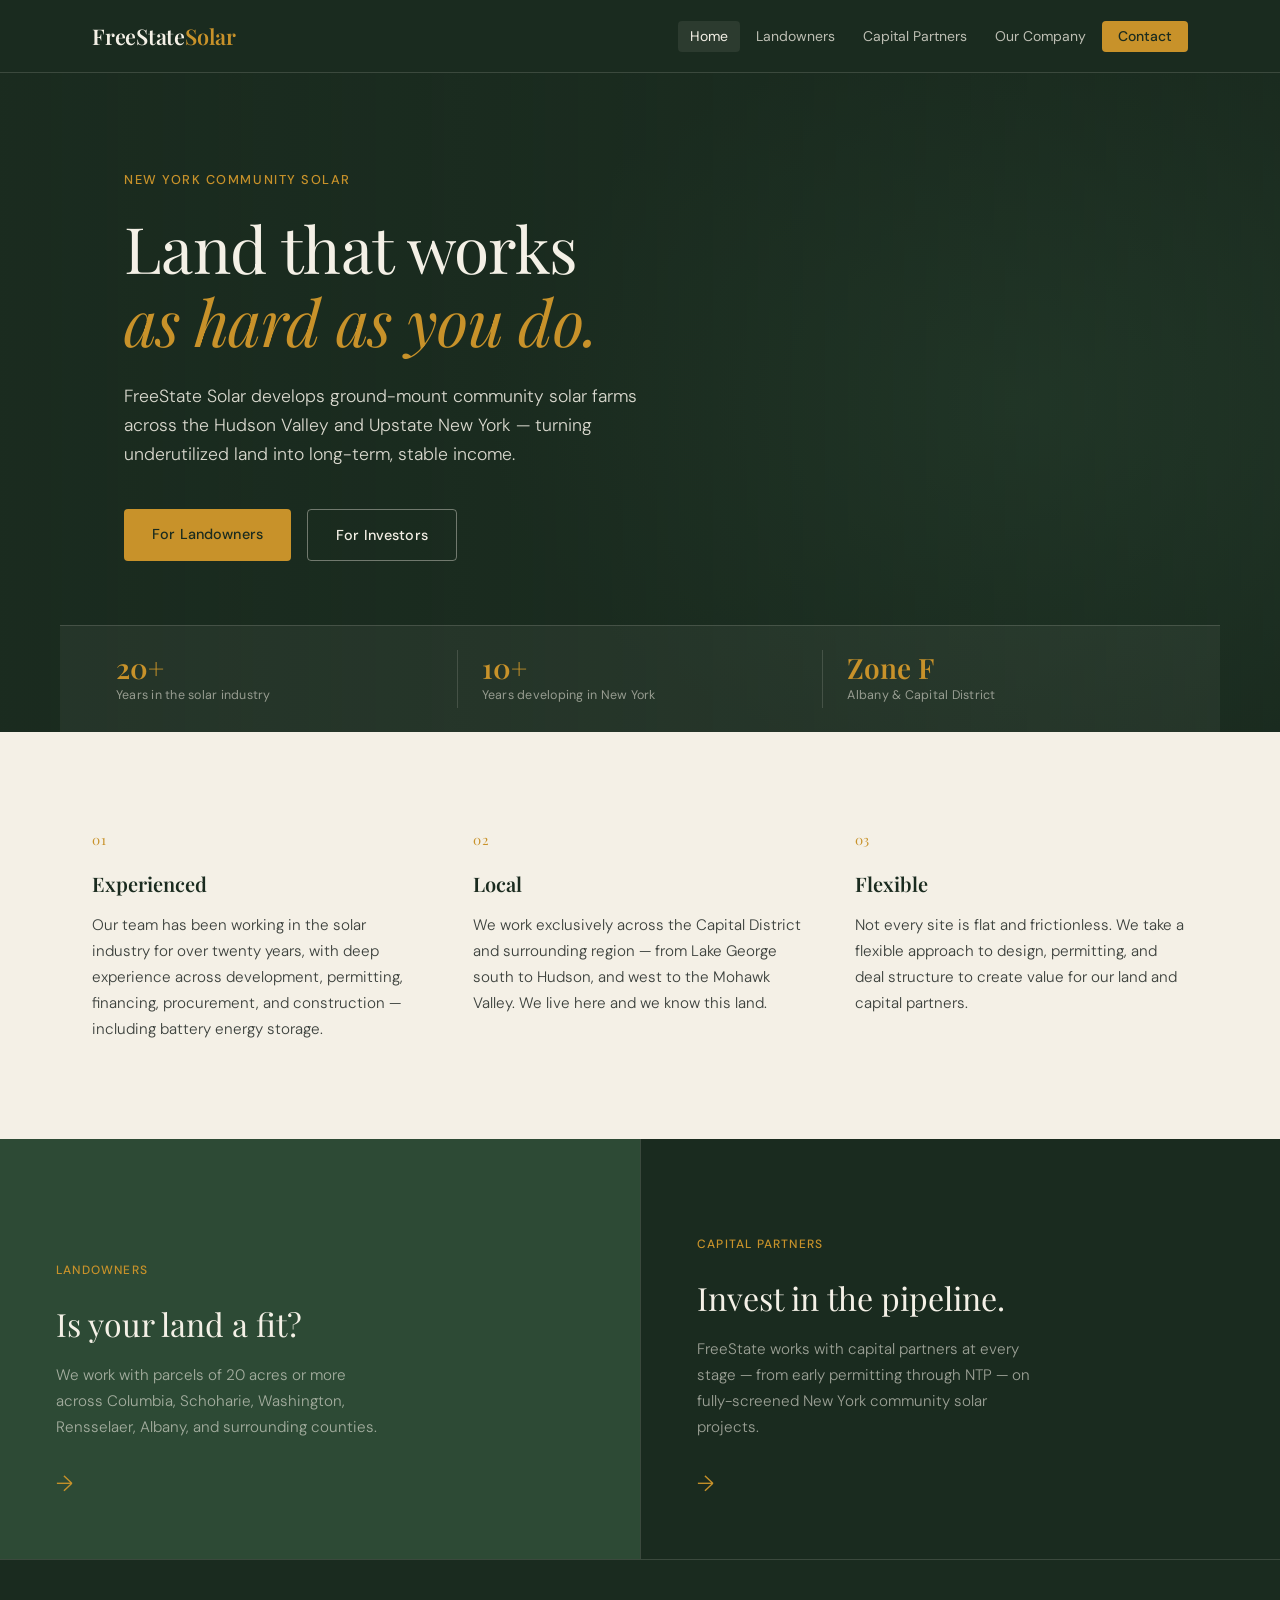
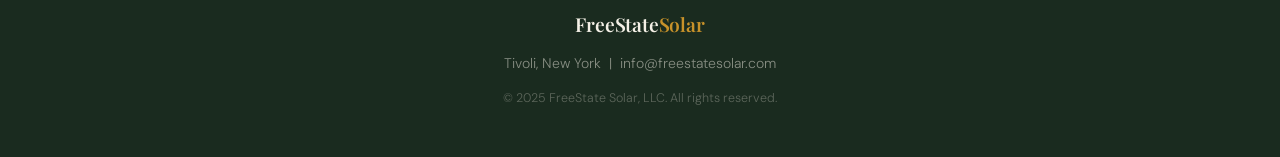
<file: index.html>
<!DOCTYPE html>
<html lang="en">
<head>
  <meta charset="UTF-8">
  <meta name="viewport" content="width=device-width, initial-scale=1.0">
  <title>FreeState Solar — New York Community Solar Developer</title>
  <meta name="description" content="FreeState Solar is a New York community solar developer with two decades of industry experience, working with landowners and capital partners across the Hudson Valley and Upstate New York.">
  <link rel="preconnect" href="https://fonts.googleapis.com">
  <link rel="preconnect" href="https://fonts.gstatic.com" crossorigin>
  <link href="https://fonts.googleapis.com/css2?family=Playfair+Display:ital,wght@0,400;0,600;1,400&family=DM+Sans:wght@300;400;500&display=swap" rel="stylesheet">
  <link rel="stylesheet" href="style.css">
</head>
<body>

  <header class="site-header">
    <nav class="nav">
      <a href="index.html" class="wordmark">FreeState<span>Solar</span></a>
      <button class="nav-toggle" aria-label="Toggle menu">&#9776;</button>
      <ul class="nav-links">
        <li><a href="index.html" class="active">Home</a></li>
        <li><a href="landowners.html">Landowners</a></li>
        <li><a href="capital-partners.html">Capital Partners</a></li>
        <li><a href="company.html">Our Company</a></li>
        <li><a href="contact.html" class="nav-cta">Contact</a></li>
      </ul>
    </nav>
  </header>

  <main>
    <section class="hero">
      <div class="hero-bg"></div>
      <div class="hero-content">
        <p class="hero-eyebrow">New York Community Solar</p>
        <h1>Land that works<br><em>as hard as you do.</em></h1>
        <p class="hero-sub">FreeState Solar develops ground-mount community solar farms across the Hudson Valley and Upstate New York — turning underutilized land into long-term, stable income.</p>
        <div class="hero-actions">
          <a href="landowners.html" class="btn btn-primary">For Landowners</a>
          <a href="capital-partners.html" class="btn btn-ghost">For Investors</a>
        </div>
      </div>
      <div class="hero-stat-bar">
        <div class="stat">
          <span class="stat-num">20+</span>
          <span class="stat-label">Years in the solar industry</span>
        </div>
        <div class="stat-divider"></div>
        <div class="stat">
          <span class="stat-num">10+</span>
          <span class="stat-label">Years developing in New York</span>
        </div>
        <div class="stat-divider"></div>
        <div class="stat">
          <span class="stat-num">Zone F</span>
          <span class="stat-label">Albany &amp; Capital District</span>
        </div>
      </div>
    </section>

    <section class="pillars">
      <div class="container">
        <div class="pillar">
          <div class="pillar-num">01</div>
          <h3>Experienced</h3>
          <p>Our team has been working in the solar industry for over twenty years, with deep experience across development, permitting, financing, procurement, and construction — including battery energy storage.</p>
        </div>
        <div class="pillar">
          <div class="pillar-num">02</div>
          <h3>Local</h3>
          <p>We work exclusively across the Capital District and surrounding region — from Lake George south to Hudson, and west to the Mohawk Valley. We live here and we know this land.</p>
        </div>
        <div class="pillar">
          <div class="pillar-num">03</div>
          <h3>Flexible</h3>
          <p>Not every site is flat and frictionless. We take a flexible approach to design, permitting, and deal structure to create value for our land and capital partners.</p>
        </div>
      </div>
    </section>

    <section class="split-cta">
      <a href="landowners.html" class="split-panel split-land">
        <div class="split-panel-inner">
          <span class="split-eyebrow">Landowners</span>
          <h2>Is your land a fit?</h2>
          <p>We work with parcels of 20 acres or more across Columbia, Schoharie, Washington, Rensselaer, Albany, and surrounding counties.</p>
          <span class="split-arrow">→</span>
        </div>
      </a>
      <a href="capital-partners.html" class="split-panel split-capital">
        <div class="split-panel-inner">
          <span class="split-eyebrow">Capital Partners</span>
          <h2>Invest in the pipeline.</h2>
          <p>FreeState works with capital partners at every stage — from early permitting through NTP — on fully-screened New York community solar projects.</p>
          <span class="split-arrow">→</span>
        </div>
      </a>
    </section>
  </main>

  <footer class="site-footer">
    <div class="footer-inner">
      <span class="wordmark">FreeState<span>Solar</span></span>
      <p>Tivoli, New York &nbsp;|&nbsp; <a href="mailto:info@freestatesolar.com">info@freestatesolar.com</a></p>
      <p class="footer-copy">&copy; 2025 FreeState Solar, LLC. All rights reserved.</p>
    </div>
  </footer>

  <script src="nav.js"></script>
</body>
</html>
</file>
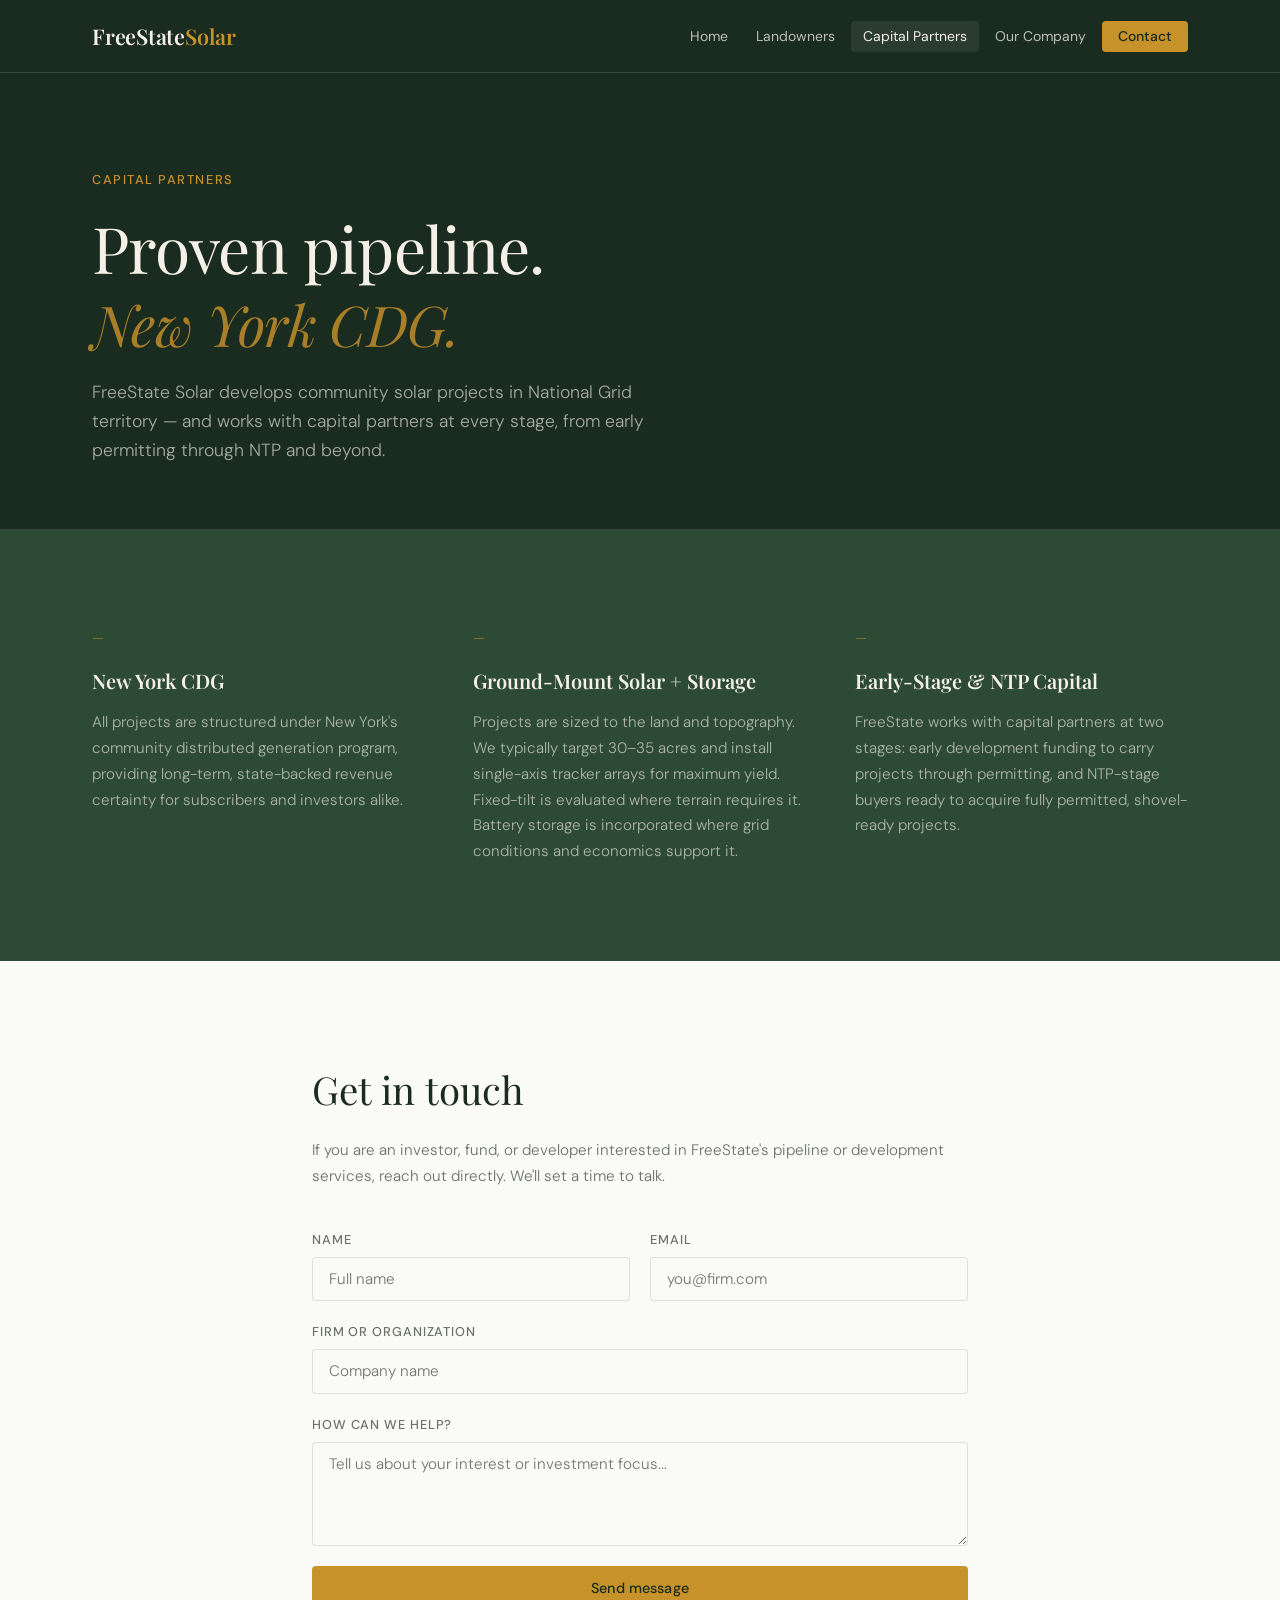
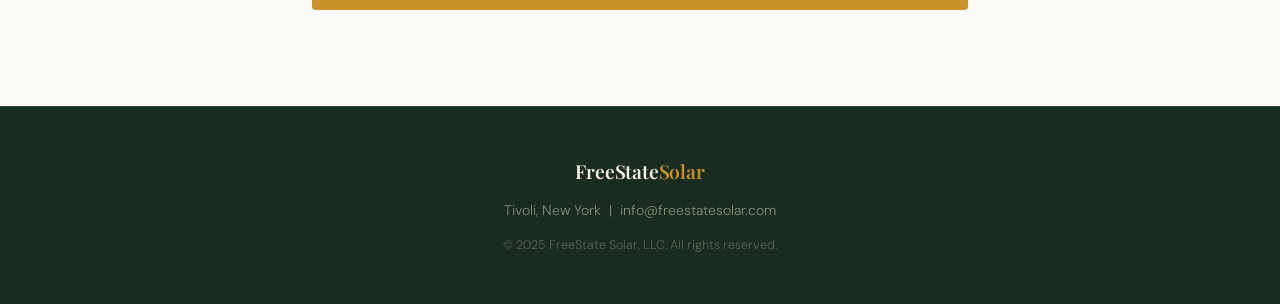
<file: capital-partners.html>
<!DOCTYPE html>
<html lang="en">
<head>
  <meta charset="UTF-8">
  <meta name="viewport" content="width=device-width, initial-scale=1.0">
  <title>Capital Partners — FreeState Solar</title>
  <meta name="description" content="FreeState Solar works with capital partners to develop and finance community solar projects in New York's NYISO Zone F.">
  <link rel="preconnect" href="https://fonts.googleapis.com">
  <link rel="preconnect" href="https://fonts.gstatic.com" crossorigin>
  <link href="https://fonts.googleapis.com/css2?family=Playfair+Display:ital,wght@0,400;0,600;1,400&family=DM+Sans:wght@300;400;500&display=swap" rel="stylesheet">
  <link rel="stylesheet" href="style.css">
</head>
<body>

  <header class="site-header">
    <nav class="nav">
      <a href="index.html" class="wordmark">FreeState<span>Solar</span></a>
      <button class="nav-toggle" aria-label="Toggle menu">&#9776;</button>
      <ul class="nav-links">
        <li><a href="index.html">Home</a></li>
        <li><a href="landowners.html">Landowners</a></li>
        <li><a href="capital-partners.html" class="active">Capital Partners</a></li>
        <li><a href="company.html">Our Company</a></li>
        <li><a href="contact.html" class="nav-cta">Contact</a></li>
      </ul>
    </nav>
  </header>

  <main>
    <section class="page-hero page-hero-dark">
      <div class="container">
        <p class="hero-eyebrow">Capital Partners</p>
        <h1>Proven pipeline.<br><em>New York CDG.</em></h1>
        <p class="page-hero-sub">FreeState Solar develops community solar projects in National Grid territory — and works with capital partners at every stage, from early permitting through NTP and beyond.</p>
      </div>
    </section>

    <section class="pillars pillars-dark">
      <div class="container">
        <div class="pillar">
          <div class="pillar-num">—</div>
          <h3>New York CDG</h3>
          <p>All projects are structured under New York's community distributed generation program, providing long-term, state-backed revenue certainty for subscribers and investors alike.</p>
        </div>
        <div class="pillar">
          <div class="pillar-num">—</div>
          <h3>Ground-Mount Solar + Storage</h3>
          <p>Projects are sized to the land and topography. We typically target 30–35 acres and install single-axis tracker arrays for maximum yield. Fixed-tilt is evaluated where terrain requires it. Battery storage is incorporated where grid conditions and economics support it.</p>
        </div>
        <div class="pillar">
          <div class="pillar-num">—</div>
          <h3>Early-Stage &amp; NTP Capital</h3>
          <p>FreeState works with capital partners at two stages: early development funding to carry projects through permitting, and NTP-stage buyers ready to acquire fully permitted, shovel-ready projects.</p>
        </div>
      </div>
    </section>

    <section class="contact-section contact-section-alt" id="contact">
      <div class="container container-narrow">
        <h2>Get in touch</h2>
        <p class="contact-intro">If you are an investor, fund, or developer interested in FreeState's pipeline or development services, reach out directly. We'll set a time to talk.</p>
        <form class="contact-form" name="capital" netlify>
          <div class="form-row">
            <div class="form-field">
              <label for="name">Name</label>
              <input type="text" id="name" name="name" placeholder="Full name" required>
            </div>
            <div class="form-field">
              <label for="email">Email</label>
              <input type="email" id="email" name="email" placeholder="you@firm.com" required>
            </div>
          </div>
          <div class="form-field">
            <label for="firm">Firm or organization</label>
            <input type="text" id="firm" name="firm" placeholder="Company name">
          </div>
          <div class="form-field">
            <label for="message">How can we help?</label>
            <textarea id="message" name="message" rows="4" placeholder="Tell us about your interest or investment focus..."></textarea>
          </div>
          <button type="submit" class="btn btn-primary">Send message</button>
        </form>
      </div>
    </section>
  </main>

  <footer class="site-footer">
    <div class="footer-inner">
      <span class="wordmark">FreeState<span>Solar</span></span>
      <p>Tivoli, New York &nbsp;|&nbsp; <a href="mailto:info@freestatesolar.com">info@freestatesolar.com</a></p>
      <p class="footer-copy">&copy; 2025 FreeState Solar, LLC. All rights reserved.</p>
    </div>
  </footer>

  <script src="nav.js"></script>
</body>
</html>
</file>
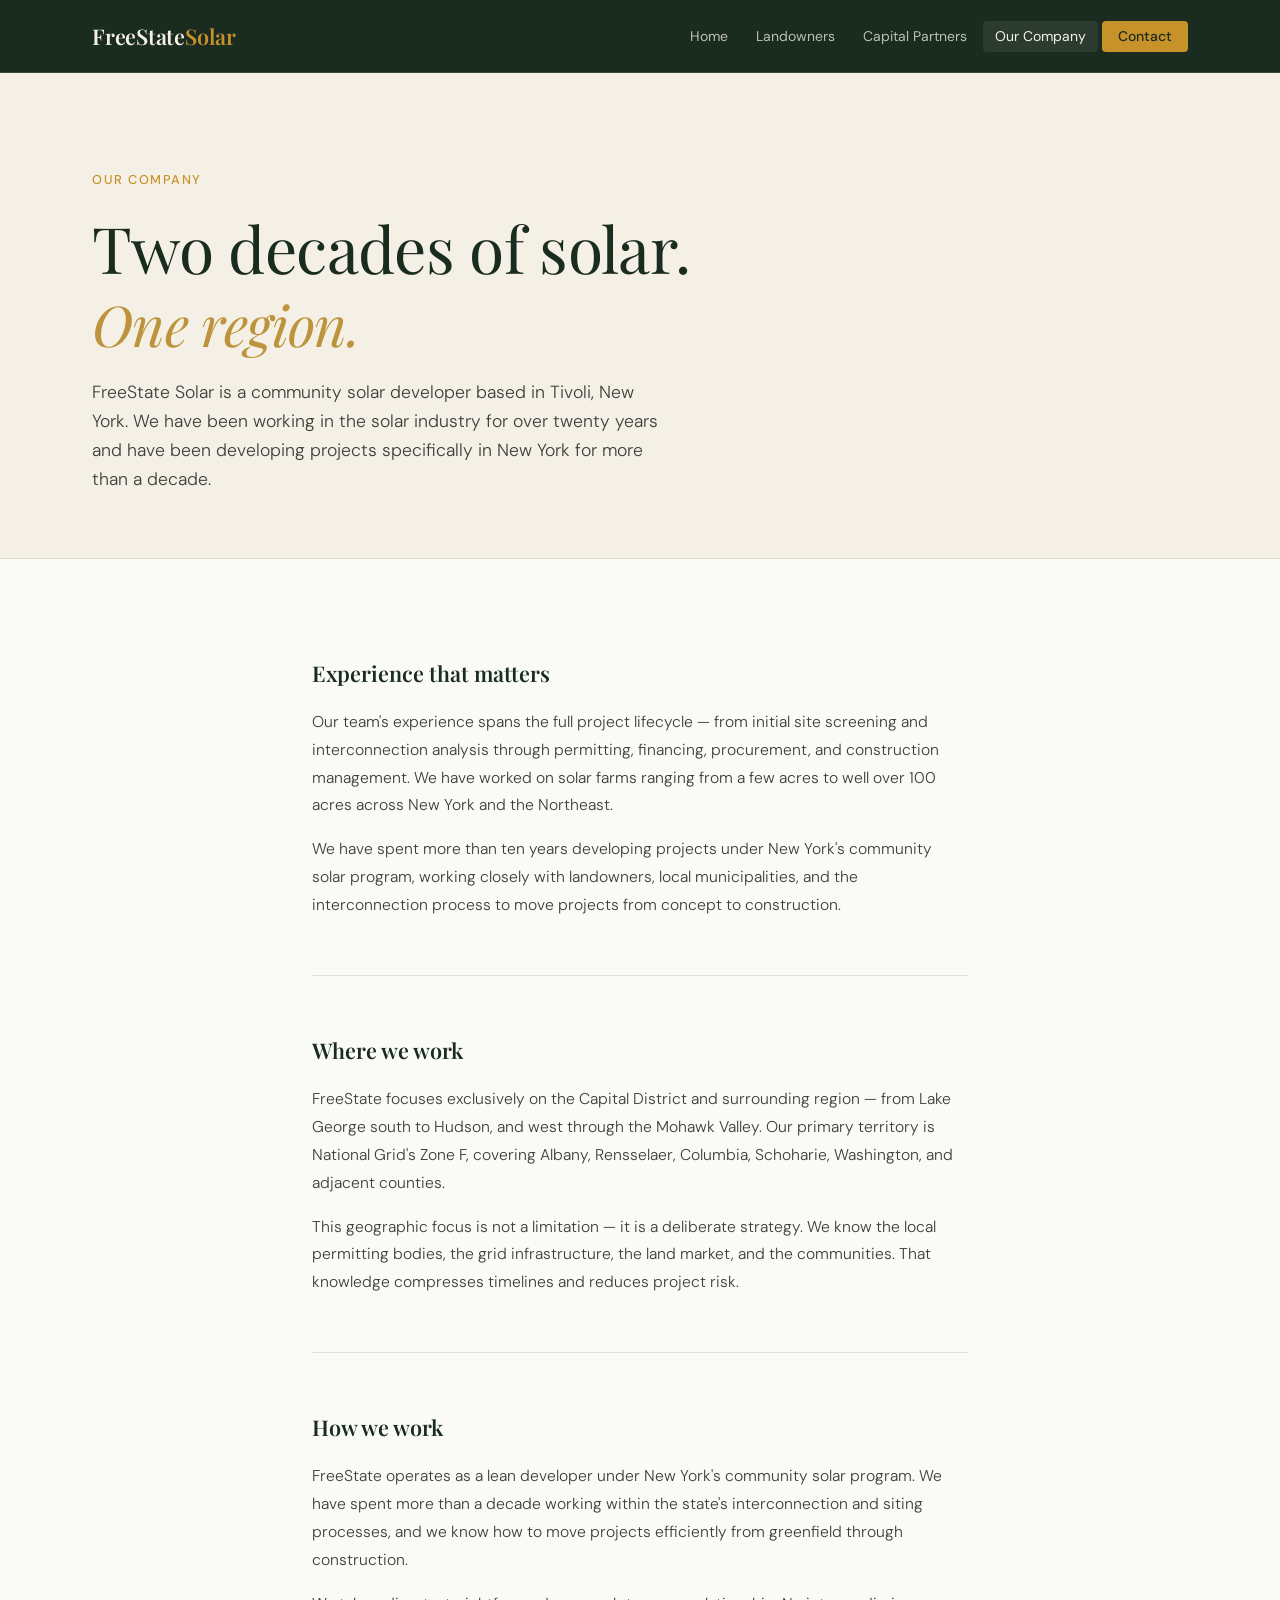
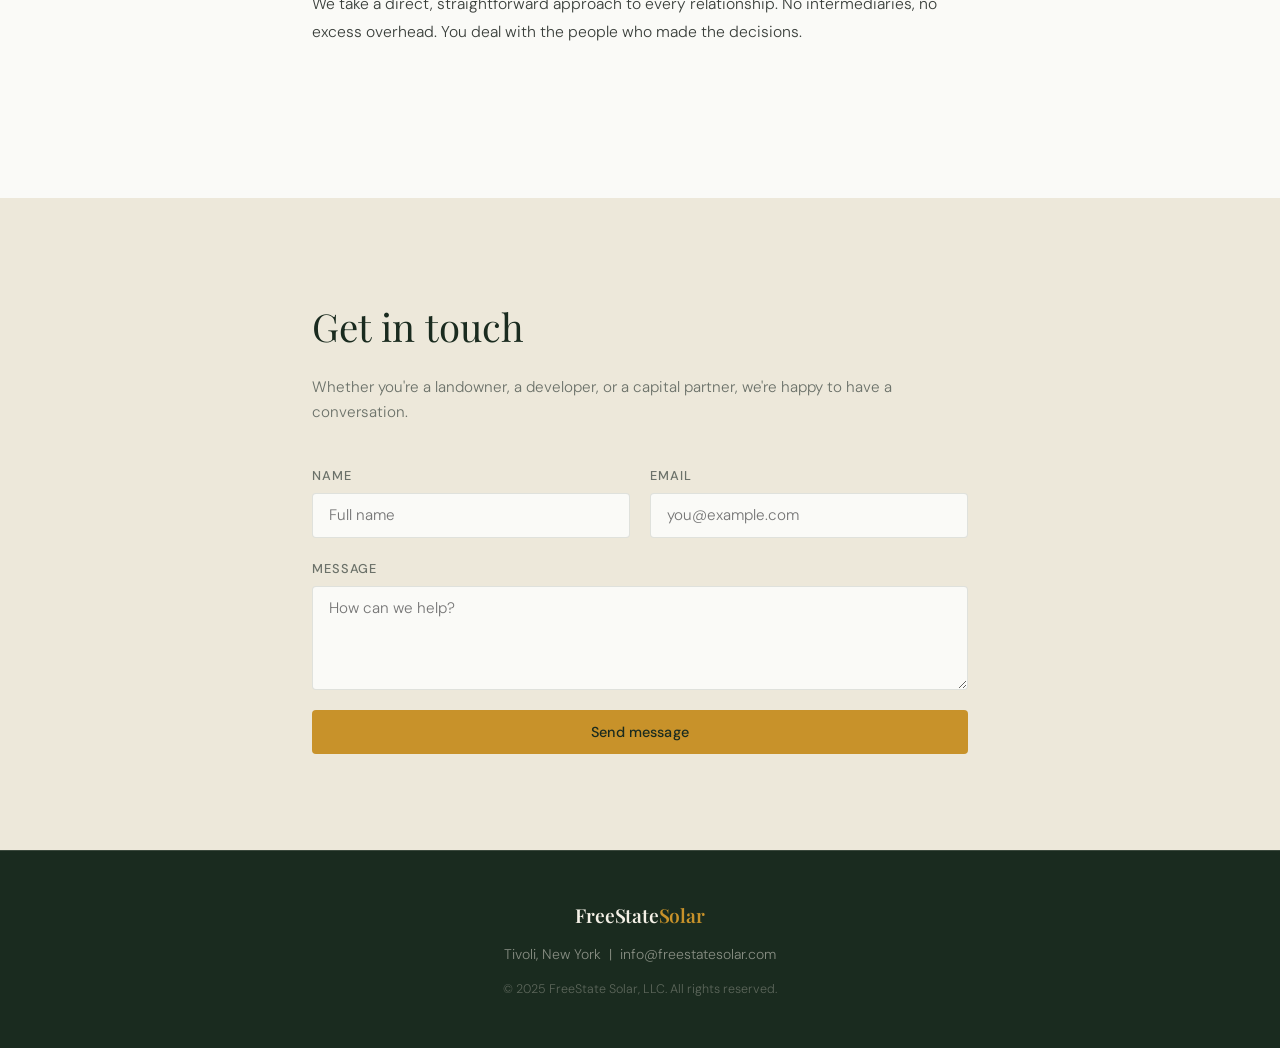
<file: company.html>
<!DOCTYPE html>
<html lang="en">
<head>
  <meta charset="UTF-8">
  <meta name="viewport" content="width=device-width, initial-scale=1.0">
  <title>Our Company — FreeState Solar</title>
  <meta name="description" content="FreeState Solar is a New York-based community solar developer with over two decades of solar industry experience.">
  <link rel="preconnect" href="https://fonts.googleapis.com">
  <link rel="preconnect" href="https://fonts.gstatic.com" crossorigin>
  <link href="https://fonts.googleapis.com/css2?family=Playfair+Display:ital,wght@0,400;0,600;1,400&family=DM+Sans:wght@300;400;500&display=swap" rel="stylesheet">
  <link rel="stylesheet" href="style.css">
</head>
<body>

  <header class="site-header">
    <nav class="nav">
      <a href="index.html" class="wordmark">FreeState<span>Solar</span></a>
      <button class="nav-toggle" aria-label="Toggle menu">&#9776;</button>
      <ul class="nav-links">
        <li><a href="index.html">Home</a></li>
        <li><a href="landowners.html">Landowners</a></li>
        <li><a href="capital-partners.html">Capital Partners</a></li>
        <li><a href="company.html" class="active">Our Company</a></li>
        <li><a href="contact.html" class="nav-cta">Contact</a></li>
      </ul>
    </nav>
  </header>

  <main>
    <section class="page-hero">
      <div class="container">
        <p class="hero-eyebrow">Our Company</p>
        <h1>Two decades of solar.<br><em>One region.</em></h1>
        <p class="page-hero-sub">FreeState Solar is a community solar developer based in Tivoli, New York. We have been working in the solar industry for over twenty years and have been developing projects specifically in New York for more than a decade.</p>
      </div>
    </section>

    <section class="about-body">
      <div class="container container-narrow">
        <div class="about-block">
          <h3>Experience that matters</h3>
          <p>Our team's experience spans the full project lifecycle — from initial site screening and interconnection analysis through permitting, financing, procurement, and construction management. We have worked on solar farms ranging from a few acres to well over 100 acres across New York and the Northeast.</p>
          <p>We have spent more than ten years developing projects under New York's community solar program, working closely with landowners, local municipalities, and the interconnection process to move projects from concept to construction.</p>
        </div>

        <div class="about-block">
          <h3>Where we work</h3>
          <p>FreeState focuses exclusively on the Capital District and surrounding region — from Lake George south to Hudson, and west through the Mohawk Valley. Our primary territory is National Grid's Zone F, covering Albany, Rensselaer, Columbia, Schoharie, Washington, and adjacent counties.</p>
          <p>This geographic focus is not a limitation — it is a deliberate strategy. We know the local permitting bodies, the grid infrastructure, the land market, and the communities. That knowledge compresses timelines and reduces project risk.</p>
        </div>

        <div class="about-block">
          <h3>How we work</h3>
          <p>FreeState operates as a lean developer under New York's community solar program. We have spent more than a decade working within the state's interconnection and siting processes, and we know how to move projects efficiently from greenfield through construction.</p>
          <p>We take a direct, straightforward approach to every relationship. No intermediaries, no excess overhead. You deal with the people who made the decisions.</p>
        </div>
      </div>
    </section>

    <section class="contact-section" id="contact">
      <div class="container container-narrow">
        <h2>Get in touch</h2>
        <p class="contact-intro">Whether you're a landowner, a developer, or a capital partner, we're happy to have a conversation.</p>
        <form class="contact-form" name="general" netlify>
          <div class="form-row">
            <div class="form-field">
              <label for="name">Name</label>
              <input type="text" id="name" name="name" placeholder="Full name" required>
            </div>
            <div class="form-field">
              <label for="email">Email</label>
              <input type="email" id="email" name="email" placeholder="you@example.com" required>
            </div>
          </div>
          <div class="form-field">
            <label for="message">Message</label>
            <textarea id="message" name="message" rows="4" placeholder="How can we help?"></textarea>
          </div>
          <button type="submit" class="btn btn-primary">Send message</button>
        </form>
      </div>
    </section>
  </main>

  <footer class="site-footer">
    <div class="footer-inner">
      <span class="wordmark">FreeState<span>Solar</span></span>
      <p>Tivoli, New York &nbsp;|&nbsp; <a href="mailto:info@freestatesolar.com">info@freestatesolar.com</a></p>
      <p class="footer-copy">&copy; 2025 FreeState Solar, LLC. All rights reserved.</p>
    </div>
  </footer>

  <script src="nav.js"></script>
</body>
</html>
</file>
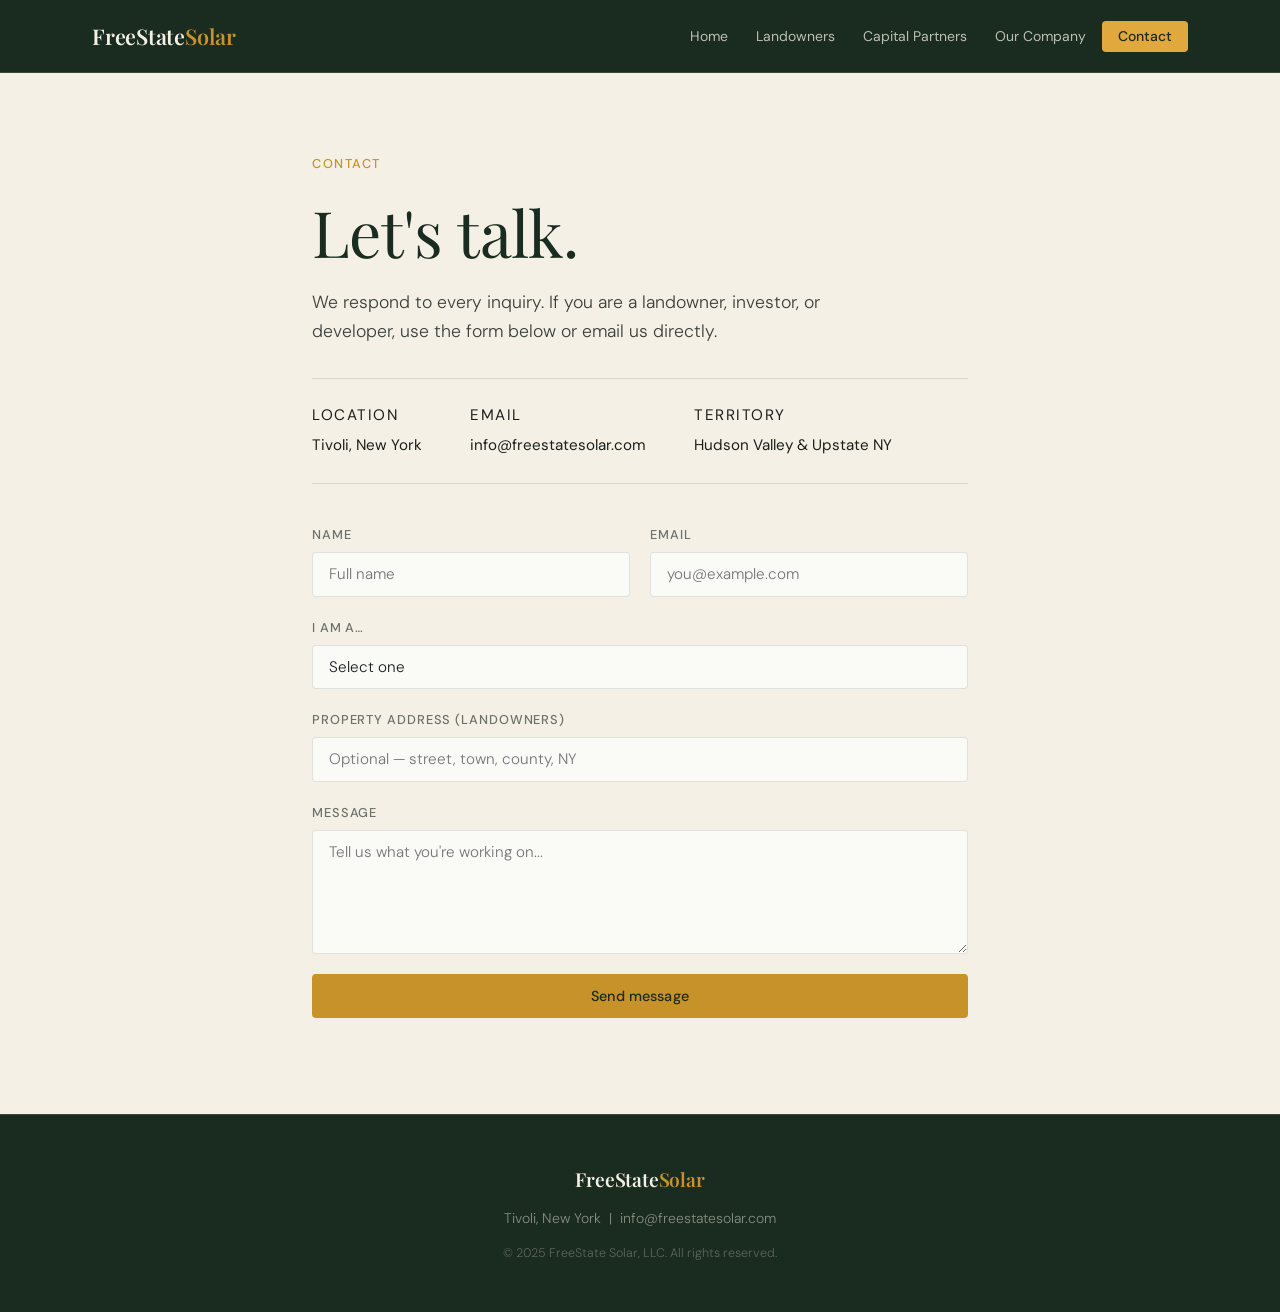
<file: contact.html>
<!DOCTYPE html>
<html lang="en">
<head>
  <meta charset="UTF-8">
  <meta name="viewport" content="width=device-width, initial-scale=1.0">
  <title>Contact — FreeState Solar</title>
  <meta name="description" content="Contact FreeState Solar — New York community solar developer based in Tivoli, NY.">
  <link rel="preconnect" href="https://fonts.googleapis.com">
  <link rel="preconnect" href="https://fonts.gstatic.com" crossorigin>
  <link href="https://fonts.googleapis.com/css2?family=Playfair+Display:ital,wght@0,400;0,600;1,400&family=DM+Sans:wght@300;400;500&display=swap" rel="stylesheet">
  <link rel="stylesheet" href="style.css">
</head>
<body>

  <header class="site-header">
    <nav class="nav">
      <a href="index.html" class="wordmark">FreeState<span>Solar</span></a>
      <button class="nav-toggle" aria-label="Toggle menu">&#9776;</button>
      <ul class="nav-links">
        <li><a href="index.html">Home</a></li>
        <li><a href="landowners.html">Landowners</a></li>
        <li><a href="capital-partners.html">Capital Partners</a></li>
        <li><a href="company.html">Our Company</a></li>
        <li><a href="contact.html" class="nav-cta active">Contact</a></li>
      </ul>
    </nav>
  </header>

  <main>
    <section class="contact-page-hero">
      <div class="container container-narrow">
        <p class="hero-eyebrow">Contact</p>
        <h1>Let's talk.</h1>
        <p class="page-hero-sub">We respond to every inquiry. If you are a landowner, investor, or developer, use the form below or email us directly.</p>

        <div class="contact-info-bar">
          <div class="contact-info-item">
            <span class="contact-info-label">Location</span>
            <span>Tivoli, New York</span>
          </div>
          <div class="contact-info-item">
            <span class="contact-info-label">Email</span>
            <a href="mailto:info@freestatesolar.com">info@freestatesolar.com</a>
          </div>
          <div class="contact-info-item">
            <span class="contact-info-label">Territory</span>
            <span>Hudson Valley &amp; Upstate NY</span>
          </div>
        </div>

        <form class="contact-form" name="contact" netlify>
          <div class="form-row">
            <div class="form-field">
              <label for="name">Name</label>
              <input type="text" id="name" name="name" placeholder="Full name" required>
            </div>
            <div class="form-field">
              <label for="email">Email</label>
              <input type="email" id="email" name="email" placeholder="you@example.com" required>
            </div>
          </div>
          <div class="form-field">
            <label for="type">I am a…</label>
            <select id="type" name="type">
              <option value="">Select one</option>
              <option value="landowner">Landowner</option>
              <option value="investor">Investor / Capital Partner</option>
              <option value="developer">Developer</option>
              <option value="other">Other</option>
            </select>
          </div>
          <div class="form-field">
            <label for="address">Property address (landowners)</label>
            <input type="text" id="address" name="address" placeholder="Optional — street, town, county, NY">
          </div>
          <div class="form-field">
            <label for="message">Message</label>
            <textarea id="message" name="message" rows="5" placeholder="Tell us what you're working on..."></textarea>
          </div>
          <button type="submit" class="btn btn-primary">Send message</button>
        </form>
      </div>
    </section>
  </main>

  <footer class="site-footer">
    <div class="footer-inner">
      <span class="wordmark">FreeState<span>Solar</span></span>
      <p>Tivoli, New York &nbsp;|&nbsp; <a href="mailto:info@freestatesolar.com">info@freestatesolar.com</a></p>
      <p class="footer-copy">&copy; 2025 FreeState Solar, LLC. All rights reserved.</p>
    </div>
  </footer>

  <script src="nav.js"></script>
</body>
</html>
</file>
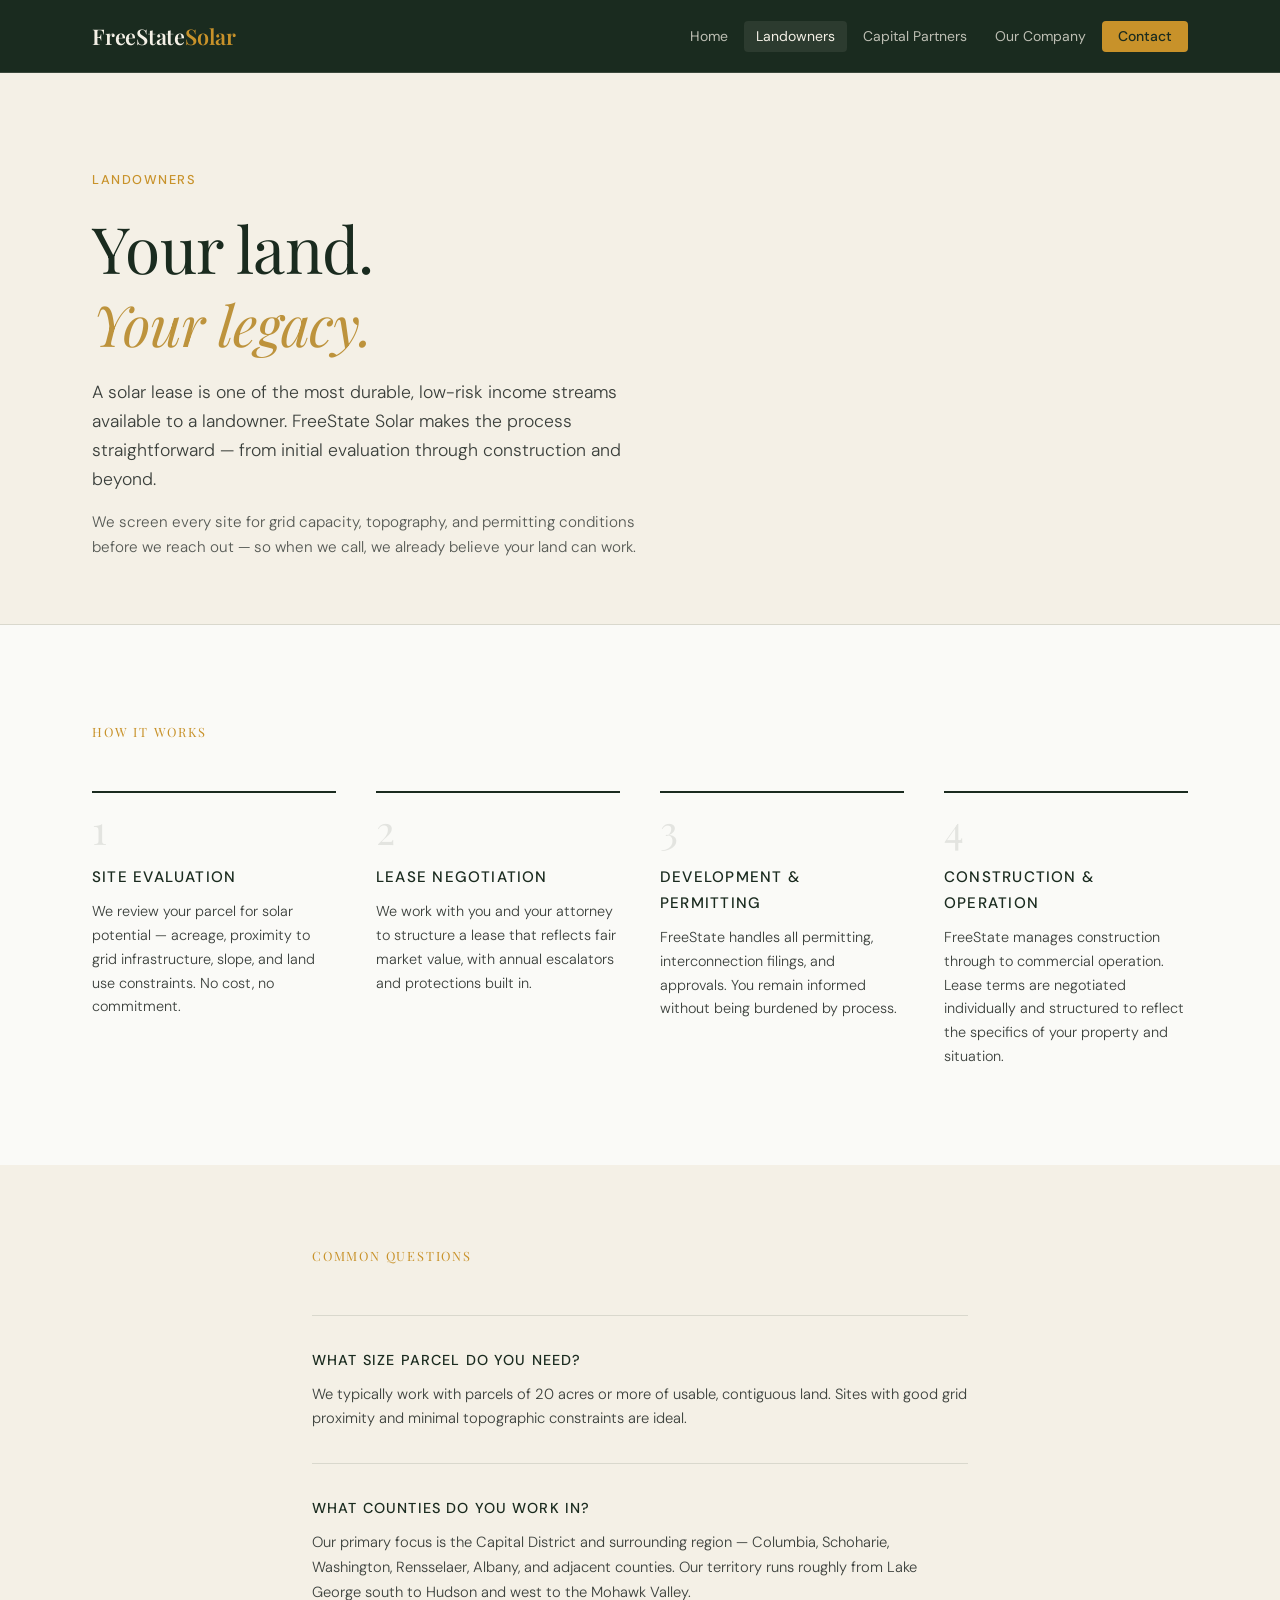
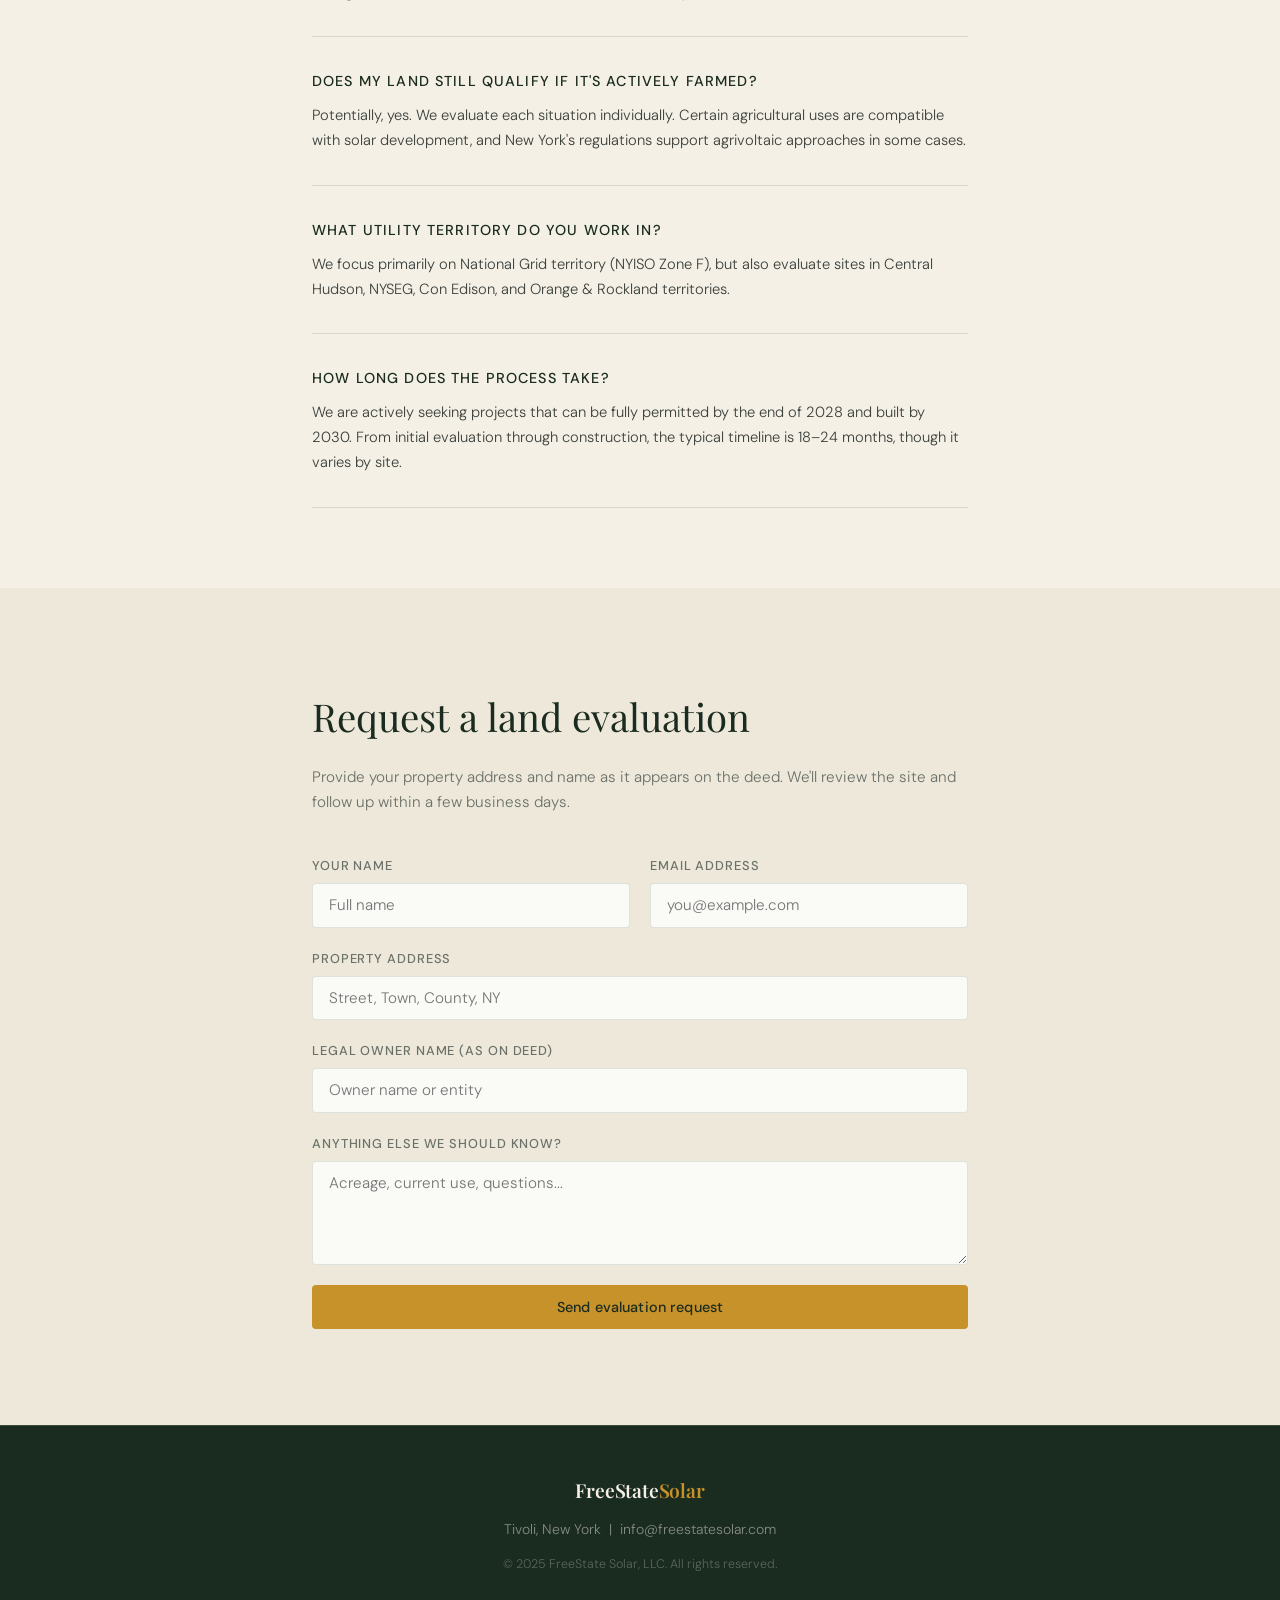
<file: landowners.html>
<!DOCTYPE html>
<html lang="en">
<head>
  <meta charset="UTF-8">
  <meta name="viewport" content="width=device-width, initial-scale=1.0">
  <title>Landowners — FreeState Solar</title>
  <meta name="description" content="FreeState Solar partners with landowners across the Hudson Valley and Upstate New York to develop community solar farms on underutilized land.">
  <link rel="preconnect" href="https://fonts.googleapis.com">
  <link rel="preconnect" href="https://fonts.gstatic.com" crossorigin>
  <link href="https://fonts.googleapis.com/css2?family=Playfair+Display:ital,wght@0,400;0,600;1,400&family=DM+Sans:wght@300;400;500&display=swap" rel="stylesheet">
  <link rel="stylesheet" href="style.css">
</head>
<body>

  <header class="site-header">
    <nav class="nav">
      <a href="index.html" class="wordmark">FreeState<span>Solar</span></a>
      <button class="nav-toggle" aria-label="Toggle menu">&#9776;</button>
      <ul class="nav-links">
        <li><a href="index.html">Home</a></li>
        <li><a href="landowners.html" class="active">Landowners</a></li>
        <li><a href="capital-partners.html">Capital Partners</a></li>
        <li><a href="company.html">Our Company</a></li>
        <li><a href="contact.html" class="nav-cta">Contact</a></li>
      </ul>
    </nav>
  </header>

  <main>
    <section class="page-hero">
      <div class="container">
        <p class="hero-eyebrow">Landowners</p>
        <h1>Your land.<br><em>Your legacy.</em></h1>
        <p class="page-hero-sub">A solar lease is one of the most durable, low-risk income streams available to a landowner. FreeState Solar makes the process straightforward — from initial evaluation through construction and beyond.</p>
        <p class="page-hero-sub" style="margin-top:1rem; font-size:0.95rem; opacity:0.85;">We screen every site for grid capacity, topography, and permitting conditions before we reach out — so when we call, we already believe your land can work.</p>
      </div>
    </section>

    <section class="process-section">
      <div class="container">
        <h2 class="section-title">How it works</h2>
        <div class="process-steps">
          <div class="process-step">
            <div class="step-num">1</div>
            <h4>Site Evaluation</h4>
            <p>We review your parcel for solar potential — acreage, proximity to grid infrastructure, slope, and land use constraints. No cost, no commitment.</p>
          </div>
          <div class="process-step">
            <div class="step-num">2</div>
            <h4>Lease Negotiation</h4>
            <p>We work with you and your attorney to structure a lease that reflects fair market value, with annual escalators and protections built in.</p>
          </div>
          <div class="process-step">
            <div class="step-num">3</div>
            <h4>Development & Permitting</h4>
            <p>FreeState handles all permitting, interconnection filings, and approvals. You remain informed without being burdened by process.</p>
          </div>
          <div class="process-step">
            <div class="step-num">4</div>
            <h4>Construction &amp; Operation</h4>
            <p>FreeState manages construction through to commercial operation. Lease terms are negotiated individually and structured to reflect the specifics of your property and situation.</p>
          </div>
        </div>
      </div>
    </section>

    <section class="faq-section">
      <div class="container container-narrow">
        <h2 class="section-title">Common questions</h2>
        <div class="faq-list">
          <div class="faq-item">
            <h4>What size parcel do you need?</h4>
            <p>We typically work with parcels of 20 acres or more of usable, contiguous land. Sites with good grid proximity and minimal topographic constraints are ideal.</p>
          </div>
          <div class="faq-item">
            <h4>What counties do you work in?</h4>
            <p>Our primary focus is the Capital District and surrounding region — Columbia, Schoharie, Washington, Rensselaer, Albany, and adjacent counties. Our territory runs roughly from Lake George south to Hudson and west to the Mohawk Valley.</p>
          </div>
          <div class="faq-item">
            <h4>Does my land still qualify if it's actively farmed?</h4>
            <p>Potentially, yes. We evaluate each situation individually. Certain agricultural uses are compatible with solar development, and New York's regulations support agrivoltaic approaches in some cases.</p>
          </div>
          <div class="faq-item">
            <h4>What utility territory do you work in?</h4>
            <p>We focus primarily on National Grid territory (NYISO Zone F), but also evaluate sites in Central Hudson, NYSEG, Con Edison, and Orange &amp; Rockland territories.</p>
          </div>
          <div class="faq-item">
            <h4>How long does the process take?</h4>
            <p>We are actively seeking projects that can be fully permitted by the end of 2028 and built by 2030. From initial evaluation through construction, the typical timeline is 18–24 months, though it varies by site.</p>
          </div>
        </div>
      </div>
    </section>

    <section class="contact-section" id="contact">
      <div class="container container-narrow">
        <h2>Request a land evaluation</h2>
        <p class="contact-intro">Provide your property address and name as it appears on the deed. We'll review the site and follow up within a few business days.</p>
        <form class="contact-form" name="landowner" netlify>
          <div class="form-row">
            <div class="form-field">
              <label for="name">Your name</label>
              <input type="text" id="name" name="name" placeholder="Full name" required>
            </div>
            <div class="form-field">
              <label for="email">Email address</label>
              <input type="email" id="email" name="email" placeholder="you@example.com" required>
            </div>
          </div>
          <div class="form-field">
            <label for="address">Property address</label>
            <input type="text" id="address" name="address" placeholder="Street, Town, County, NY">
          </div>
          <div class="form-field">
            <label for="owner">Legal owner name (as on deed)</label>
            <input type="text" id="owner" name="owner" placeholder="Owner name or entity">
          </div>
          <div class="form-field">
            <label for="message">Anything else we should know?</label>
            <textarea id="message" name="message" rows="4" placeholder="Acreage, current use, questions..."></textarea>
          </div>
          <button type="submit" class="btn btn-primary">Send evaluation request</button>
        </form>
      </div>
    </section>
  </main>

  <footer class="site-footer">
    <div class="footer-inner">
      <span class="wordmark">FreeState<span>Solar</span></span>
      <p>Tivoli, New York &nbsp;|&nbsp; <a href="mailto:info@freestatesolar.com">info@freestatesolar.com</a></p>
      <p class="footer-copy">&copy; 2025 FreeState Solar, LLC. All rights reserved.</p>
    </div>
  </footer>

  <script src="nav.js"></script>
</body>
</html>
</file>
<file: style.css>
/* =============================================
   FreeState Solar — style.css
   Aesthetic: refined land-editorial
   Palette: deep field green / warm off-white / amber accent
   Typography: Playfair Display (display) + DM Sans (body)
   ============================================= */

:root {
  --green-deep:    #1a2b1f;
  --green-mid:     #2d4a35;
  --green-light:   #3d6147;
  --green-hero:    #1a2b1f;
  --amber:         #c8922a;
  --amber-light:   #e0a83d;
  --cream:         #f4f0e6;
  --cream-warm:    #ede8da;
  --white:         #fafaf7;
  --text-dark:     #1a1f1b;
  --text-mid:      #3a3f3b;
  --text-muted:    #6b7169;
  --border:        rgba(26,43,31,0.12);
  --border-light:  rgba(244,240,230,0.15);

  --font-display:  'Playfair Display', Georgia, serif;
  --font-body:     'DM Sans', system-ui, sans-serif;

  --max-w:         1160px;
  --max-w-narrow:  720px;
  --nav-h:         72px;
}

*, *::before, *::after { box-sizing: border-box; margin: 0; padding: 0; }

html { scroll-behavior: smooth; }

body {
  font-family: var(--font-body);
  font-weight: 300;
  color: var(--text-dark);
  background: var(--white);
  line-height: 1.7;
  -webkit-font-smoothing: antialiased;
}

/* ── Typography ── */
h1 {
  font-family: var(--font-display);
  font-size: clamp(2.4rem, 5vw, 4rem);
  font-weight: 400;
  line-height: 1.15;
  color: var(--green-deep);
  letter-spacing: -0.01em;
}
h1 em { font-style: italic; color: var(--amber); }

h2 {
  font-family: var(--font-display);
  font-size: clamp(1.6rem, 3vw, 2.4rem);
  font-weight: 400;
  color: var(--green-deep);
  margin-bottom: 1rem;
}

h3 {
  font-family: var(--font-display);
  font-size: 1.25rem;
  font-weight: 600;
  color: var(--green-deep);
  margin-bottom: 0.5rem;
}

h4 {
  font-family: var(--font-body);
  font-size: 0.95rem;
  font-weight: 500;
  text-transform: uppercase;
  letter-spacing: 0.08em;
  color: var(--green-deep);
  margin-bottom: 0.5rem;
}

p { color: var(--text-mid); margin-bottom: 1rem; }
p:last-child { margin-bottom: 0; }

a { color: var(--amber); text-decoration: none; transition: color 0.2s; }
a:hover { color: var(--amber-light); }

/* ── Layout ── */
.container {
  max-width: var(--max-w);
  margin: 0 auto;
  padding: 0 2rem;
}
.container-narrow {
  max-width: var(--max-w-narrow);
}

/* ── Navigation ── */
.site-header {
  position: sticky;
  top: 0;
  z-index: 100;
  background: var(--green-deep);
  border-bottom: 1px solid var(--border-light);
}

.nav {
  max-width: var(--max-w);
  margin: 0 auto;
  padding: 0 2rem;
  height: var(--nav-h);
  display: flex;
  align-items: center;
  justify-content: space-between;
}

.wordmark {
  font-family: var(--font-display);
  font-size: 1.35rem;
  font-weight: 600;
  color: var(--cream);
  letter-spacing: -0.01em;
  text-decoration: none;
  flex-shrink: 0;
}
.wordmark span { color: var(--amber); }
.wordmark:hover { color: var(--cream); }

.nav-links {
  display: flex;
  gap: 0.25rem;
  list-style: none;
  align-items: center;
}

.nav-links a {
  font-family: var(--font-body);
  font-size: 0.875rem;
  font-weight: 400;
  color: rgba(244,240,230,0.75);
  padding: 0.4rem 0.75rem;
  border-radius: 4px;
  transition: color 0.2s, background 0.2s;
  text-decoration: none;
}
.nav-links a:hover,
.nav-links a.active {
  color: var(--cream);
  background: rgba(244,240,230,0.08);
}

.nav-links .nav-cta {
  background: var(--amber);
  color: var(--green-deep) !important;
  font-weight: 500;
  padding: 0.4rem 1rem;
}
.nav-links .nav-cta:hover {
  background: var(--amber-light);
}
.nav-links .nav-cta.active {
  background: var(--amber-light);
}

.nav-toggle {
  display: none;
  background: none;
  border: none;
  color: var(--cream);
  font-size: 1.4rem;
  cursor: pointer;
  padding: 0.25rem;
}

/* ── Buttons ── */
.btn {
  display: inline-block;
  font-family: var(--font-body);
  font-size: 0.9rem;
  font-weight: 500;
  padding: 0.8rem 1.75rem;
  border-radius: 4px;
  transition: all 0.2s;
  cursor: pointer;
  border: none;
  letter-spacing: 0.01em;
  text-decoration: none;
}

.btn-primary {
  background: var(--amber);
  color: var(--green-deep);
}
.btn-primary:hover {
  background: var(--amber-light);
  color: var(--green-deep);
  transform: translateY(-1px);
  box-shadow: 0 4px 16px rgba(200,146,42,0.3);
}

.btn-ghost {
  background: transparent;
  color: var(--cream);
  border: 1px solid rgba(244,240,230,0.4);
}
.btn-ghost:hover {
  border-color: var(--cream);
  color: var(--cream);
  background: rgba(244,240,230,0.06);
}

/* ── Hero ── */
.hero {
  position: relative;
  background: var(--green-deep);
  min-height: 70vh;
  display: flex;
  flex-direction: column;
  justify-content: center;
  overflow: hidden;
}

.hero-bg {
  position: absolute;
  inset: 0;
  pointer-events: none;
}

.hero-bg::before {
  content: '';
  position: absolute;
  inset: 0;
  background-image: url('https://images.unsplash.com/photo-1509391366360-2e959784a276?auto=format&fit=crop&w=1600&q=80');
  background-size: cover;
  background-position: center;
  opacity: 0.37;
}

/* Overlay to keep text legible */
.hero-bg::after {
  content: '';
  position: absolute;
  inset: 0;
  background:
    linear-gradient(to right, rgba(26,43,31,0.75) 0%, rgba(26,43,31,0.3) 100%),
    radial-gradient(ellipse 60% 80% at 80% 50%, rgba(61,97,71,0.3) 0%, transparent 70%);
}

.hero-content {
  position: relative;
  z-index: 2;
  max-width: var(--max-w);
  margin: 0 auto;
  padding: 6rem 2rem 4rem;
  max-width: 700px;
  margin-left: max(2rem, calc((100vw - var(--max-w)) / 2 + 2rem));
}

.hero-eyebrow {
  font-family: var(--font-body);
  font-size: 0.8rem;
  font-weight: 500;
  text-transform: uppercase;
  letter-spacing: 0.12em;
  color: var(--amber);
  margin-bottom: 1.25rem;
}

.hero h1 { color: var(--cream); margin-bottom: 1.5rem; }
.hero h1 em { color: var(--amber); }

.hero-sub {
  font-size: 1.1rem;
  color: rgba(244,240,230,0.88);
  max-width: 520px;
  margin-bottom: 2.5rem;
  font-weight: 300;
  line-height: 1.65;
}

.hero-actions {
  display: flex;
  gap: 1rem;
  flex-wrap: wrap;
}

.hero-stat-bar {
  position: relative;
  z-index: 2;
  background: rgba(244,240,230,0.05);
  border-top: 1px solid var(--border-light);
  display: flex;
  padding: 0 2rem;
  max-width: var(--max-w);
  margin: 0 auto;
  width: 100%;
}

.stat {
  flex: 1;
  padding: 1.75rem 1.5rem;
  display: flex;
  flex-direction: column;
  gap: 0.3rem;
}

.stat-num {
  font-family: var(--font-display);
  font-size: 1.75rem;
  font-weight: 600;
  color: var(--amber);
  line-height: 1;
}

.stat-label {
  font-size: 0.78rem;
  color: rgba(244,240,230,0.55);
  font-weight: 400;
  letter-spacing: 0.02em;
  line-height: 1.4;
}

.stat-divider {
  width: 1px;
  background: var(--border-light);
  margin: 1.5rem 0;
}

/* ── Pillars ── */
.pillars {
  padding: 6rem 0;
  background: var(--cream);
}

.pillars .container {
  display: grid;
  grid-template-columns: repeat(3, 1fr);
  gap: 3rem;
}

.pillar-num {
  font-family: var(--font-display);
  font-size: 0.85rem;
  color: var(--amber);
  margin-bottom: 1rem;
  font-weight: 400;
  letter-spacing: 0.05em;
}

.pillar h3 { margin-bottom: 0.75rem; }
.pillar p { font-size: 0.95rem; line-height: 1.7; }

.pillars-dark {
  background: var(--green-mid);
}
.pillars-dark h3 { color: var(--cream); }
.pillars-dark p { color: rgba(244,240,230,0.65); }
.pillars-dark .pillar-num { color: var(--amber); }

/* ── Split CTA ── */
.split-cta {
  display: grid;
  grid-template-columns: 1fr 1fr;
  min-height: 420px;
}

.split-panel {
  position: relative;
  display: flex;
  align-items: flex-end;
  text-decoration: none;
  overflow: hidden;
  transition: background 0.3s;
}

.split-land {
  background: var(--green-mid);
}
.split-capital {
  background: var(--green-deep);
  border-left: 1px solid var(--border-light);
}

.split-panel:hover .split-panel-inner {
  transform: translateY(-4px);
}

.split-panel-inner {
  padding: 3.5rem;
  transition: transform 0.3s ease;
  width: 100%;
}

.split-eyebrow {
  display: block;
  font-size: 0.75rem;
  font-weight: 500;
  text-transform: uppercase;
  letter-spacing: 0.1em;
  color: var(--amber);
  margin-bottom: 1rem;
}

.split-panel h2 {
  color: var(--cream);
  font-size: clamp(1.5rem, 2.5vw, 2rem);
  margin-bottom: 0.75rem;
}
.split-panel h2 em { color: var(--amber); font-style: italic; }

.split-panel p {
  color: rgba(244,240,230,0.6);
  font-size: 0.95rem;
  max-width: 340px;
  margin-bottom: 1.5rem;
}

.split-arrow {
  display: inline-block;
  font-size: 1.4rem;
  color: var(--amber);
  transition: transform 0.2s;
}
.split-panel:hover .split-arrow { transform: translateX(6px); }

/* ── Page Hero ── */
.page-hero {
  background: var(--cream);
  padding: 6rem 0 4rem;
  border-bottom: 1px solid var(--border);
}

/* Italic lines on inner pages: smaller, softer amber */
.page-hero h1 em,
.page-hero-dark h1 em {
  font-size: 0.88em;
  color: #b8892a;
  opacity: 0.9;
}

.page-hero-dark {
  background: var(--green-deep);
  border-bottom: none;
}
.page-hero-dark h1 { color: var(--cream); }
.page-hero-dark .page-hero-sub { color: rgba(244,240,230,0.65); }

.page-hero-sub {
  font-size: 1.1rem;
  color: var(--text-mid);
  max-width: 580px;
  margin-top: 1.25rem;
  line-height: 1.65;
  font-weight: 300;
}

/* ── Process Section ── */
.process-section {
  padding: 6rem 0;
  background: var(--white);
}

.section-title {
  font-family: var(--font-display);
  font-size: 0.8rem;
  font-weight: 400;
  text-transform: uppercase;
  letter-spacing: 0.14em;
  color: var(--amber);
  margin-bottom: 3rem;
}

.process-steps {
  display: grid;
  grid-template-columns: repeat(4, 1fr);
  gap: 2.5rem;
}

.process-step {
  position: relative;
  padding-top: 1rem;
  border-top: 2px solid var(--green-deep);
}

.step-num {
  font-family: var(--font-display);
  font-size: 2.5rem;
  font-weight: 400;
  color: rgba(26,43,31,0.1);
  line-height: 1;
  margin-bottom: 1rem;
}

.process-step h4 { margin-bottom: 0.6rem; }
.process-step p { font-size: 0.9rem; line-height: 1.65; }

/* ── FAQ ── */
.faq-section {
  padding: 5rem 0;
  background: var(--cream);
}

.faq-list {
  display: flex;
  flex-direction: column;
  gap: 0;
}

.faq-item {
  padding: 2rem 0;
  border-bottom: 1px solid var(--border);
}
.faq-item:first-child { border-top: 1px solid var(--border); }

.faq-item h4 {
  margin-bottom: 0.6rem;
  font-size: 0.9rem;
}
.faq-item p { font-size: 0.92rem; line-height: 1.68; }

/* ── About Body ── */
.about-body {
  padding: 6rem 0;
  background: var(--white);
}

.about-block {
  margin-bottom: 3.5rem;
  padding-bottom: 3.5rem;
  border-bottom: 1px solid var(--border);
}
.about-block:last-child { border-bottom: none; margin-bottom: 0; }
.about-block h3 { font-size: 1.35rem; margin-bottom: 1rem; }
.about-block p { font-size: 0.98rem; line-height: 1.78; }
.about-block p + p { margin-top: 0.75rem; }

/* ── Contact Section ── */
.contact-section {
  padding: 6rem 0;
  background: var(--cream-warm);
}

.contact-section-alt {
  background: var(--white);
}

.contact-page-hero {
  padding: 5rem 0 6rem;
  background: var(--cream);
}

.contact-intro {
  color: var(--text-muted);
  font-size: 0.95rem;
  margin-bottom: 2.5rem;
  line-height: 1.65;
}

.contact-info-bar {
  display: flex;
  gap: 3rem;
  margin: 2rem 0 2.5rem;
  padding: 1.5rem 0;
  border-top: 1px solid var(--border);
  border-bottom: 1px solid var(--border);
}

.contact-info-item {
  display: flex;
  flex-direction: column;
  gap: 0.25rem;
}

.contact-info-label {
  font-size: 0.72rem;
  text-transform: uppercase;
  letter-spacing: 0.1em;
  color: var(--text-muted);
  font-weight: 500;
}

.contact-info-item span,
.contact-info-item a {
  font-size: 0.95rem;
  color: var(--text-dark);
  font-weight: 400;
}

/* ── Forms ── */
.contact-form {
  display: flex;
  flex-direction: column;
  gap: 1.25rem;
}

.form-row {
  display: grid;
  grid-template-columns: 1fr 1fr;
  gap: 1.25rem;
}

.form-field {
  display: flex;
  flex-direction: column;
  gap: 0.4rem;
}

.form-field label {
  font-size: 0.8rem;
  font-weight: 500;
  text-transform: uppercase;
  letter-spacing: 0.07em;
  color: var(--text-muted);
}

.form-field input,
.form-field textarea,
.form-field select {
  font-family: var(--font-body);
  font-size: 0.95rem;
  font-weight: 300;
  color: var(--text-dark);
  background: var(--white);
  border: 1px solid var(--border);
  border-radius: 4px;
  padding: 0.7rem 1rem;
  transition: border-color 0.2s, box-shadow 0.2s;
  outline: none;
  appearance: none;
  width: 100%;
}

.form-field input:focus,
.form-field textarea:focus,
.form-field select:focus {
  border-color: var(--amber);
  box-shadow: 0 0 0 3px rgba(200,146,42,0.1);
}

.form-field textarea { resize: vertical; min-height: 100px; }
.form-field select { cursor: pointer; }

/* ── Footer ── */
.site-footer {
  background: var(--green-deep);
  padding: 3rem 0;
  border-top: 1px solid var(--border-light);
}

.footer-inner {
  max-width: var(--max-w);
  margin: 0 auto;
  padding: 0 2rem;
  display: flex;
  flex-direction: column;
  align-items: center;
  gap: 0.75rem;
  text-align: center;
}

.footer-inner .wordmark { font-size: 1.2rem; }

.footer-inner p {
  font-size: 0.875rem;
  color: rgba(244,240,230,0.5);
  margin: 0;
}
.footer-inner p a {
  color: rgba(244,240,230,0.5);
}
.footer-inner p a:hover { color: var(--amber); }

.footer-copy { font-size: 0.78rem !important; color: rgba(244,240,230,0.3) !important; }

/* ── Animations ── */
@keyframes fadeUp {
  from { opacity: 0; transform: translateY(20px); }
  to   { opacity: 1; transform: translateY(0); }
}

.hero-content > * {
  animation: fadeUp 0.7s ease both;
}
.hero-eyebrow  { animation-delay: 0.05s; }
.hero h1       { animation-delay: 0.15s; }
.hero-sub      { animation-delay: 0.25s; }
.hero-actions  { animation-delay: 0.35s; }

/* ── Responsive ── */
@media (max-width: 900px) {
  .pillars .container { grid-template-columns: 1fr; gap: 2rem; }
  .process-steps { grid-template-columns: 1fr 1fr; }
  .split-cta { grid-template-columns: 1fr; }
  .split-capital { border-left: none; border-top: 1px solid var(--border-light); }
  .hero-stat-bar { flex-wrap: wrap; }
  .stat { min-width: 45%; }
  .stat-divider { display: none; }
}

@media (max-width: 640px) {
  .nav-links { 
    display: none; 
    flex-direction: column;
    position: absolute;
    top: var(--nav-h);
    left: 0; right: 0;
    background: var(--green-deep);
    padding: 1rem 0;
    border-bottom: 1px solid var(--border-light);
    gap: 0;
  }
  .nav-links.open { display: flex; }
  .nav-links li { width: 100%; }
  .nav-links a { display: block; padding: 0.75rem 2rem; border-radius: 0; }
  .nav-links .nav-cta { margin: 0.5rem 2rem; display: inline-block; }
  .nav-toggle { display: block; }
  .nav { position: relative; }

  .hero-content { padding: 4rem 1.5rem 3rem; margin-left: 0; }
  .hero-stat-bar { padding: 0 1.5rem; }
  .stat { min-width: 100%; padding: 1.25rem 0; }
  .form-row { grid-template-columns: 1fr; }
  .process-steps { grid-template-columns: 1fr; }
  .contact-info-bar { flex-direction: column; gap: 1.25rem; }
  .split-panel-inner { padding: 2.5rem 1.5rem; }
  .container { padding: 0 1.5rem; }
  .pillars, .process-section, .faq-section, .about-body,
  .contact-section, .page-hero, .contact-page-hero { padding: 4rem 0; }
}
</file>
